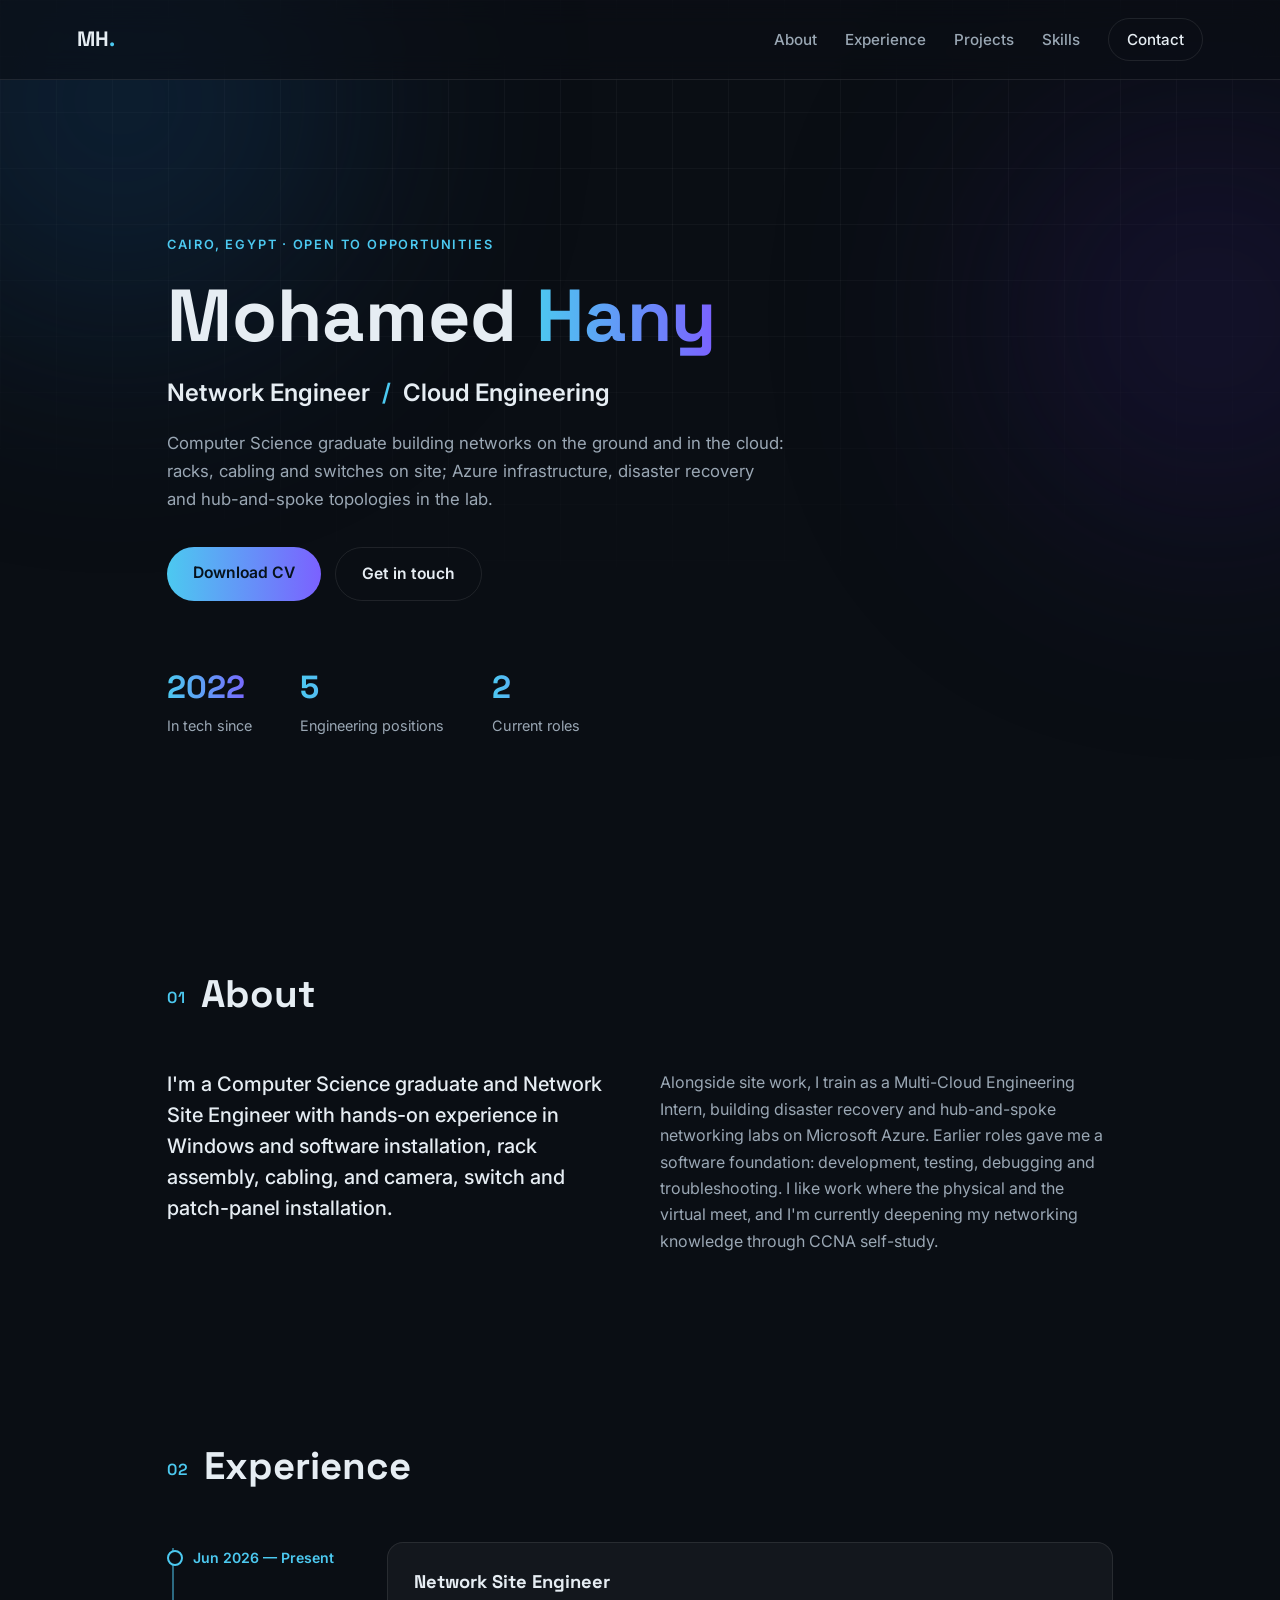
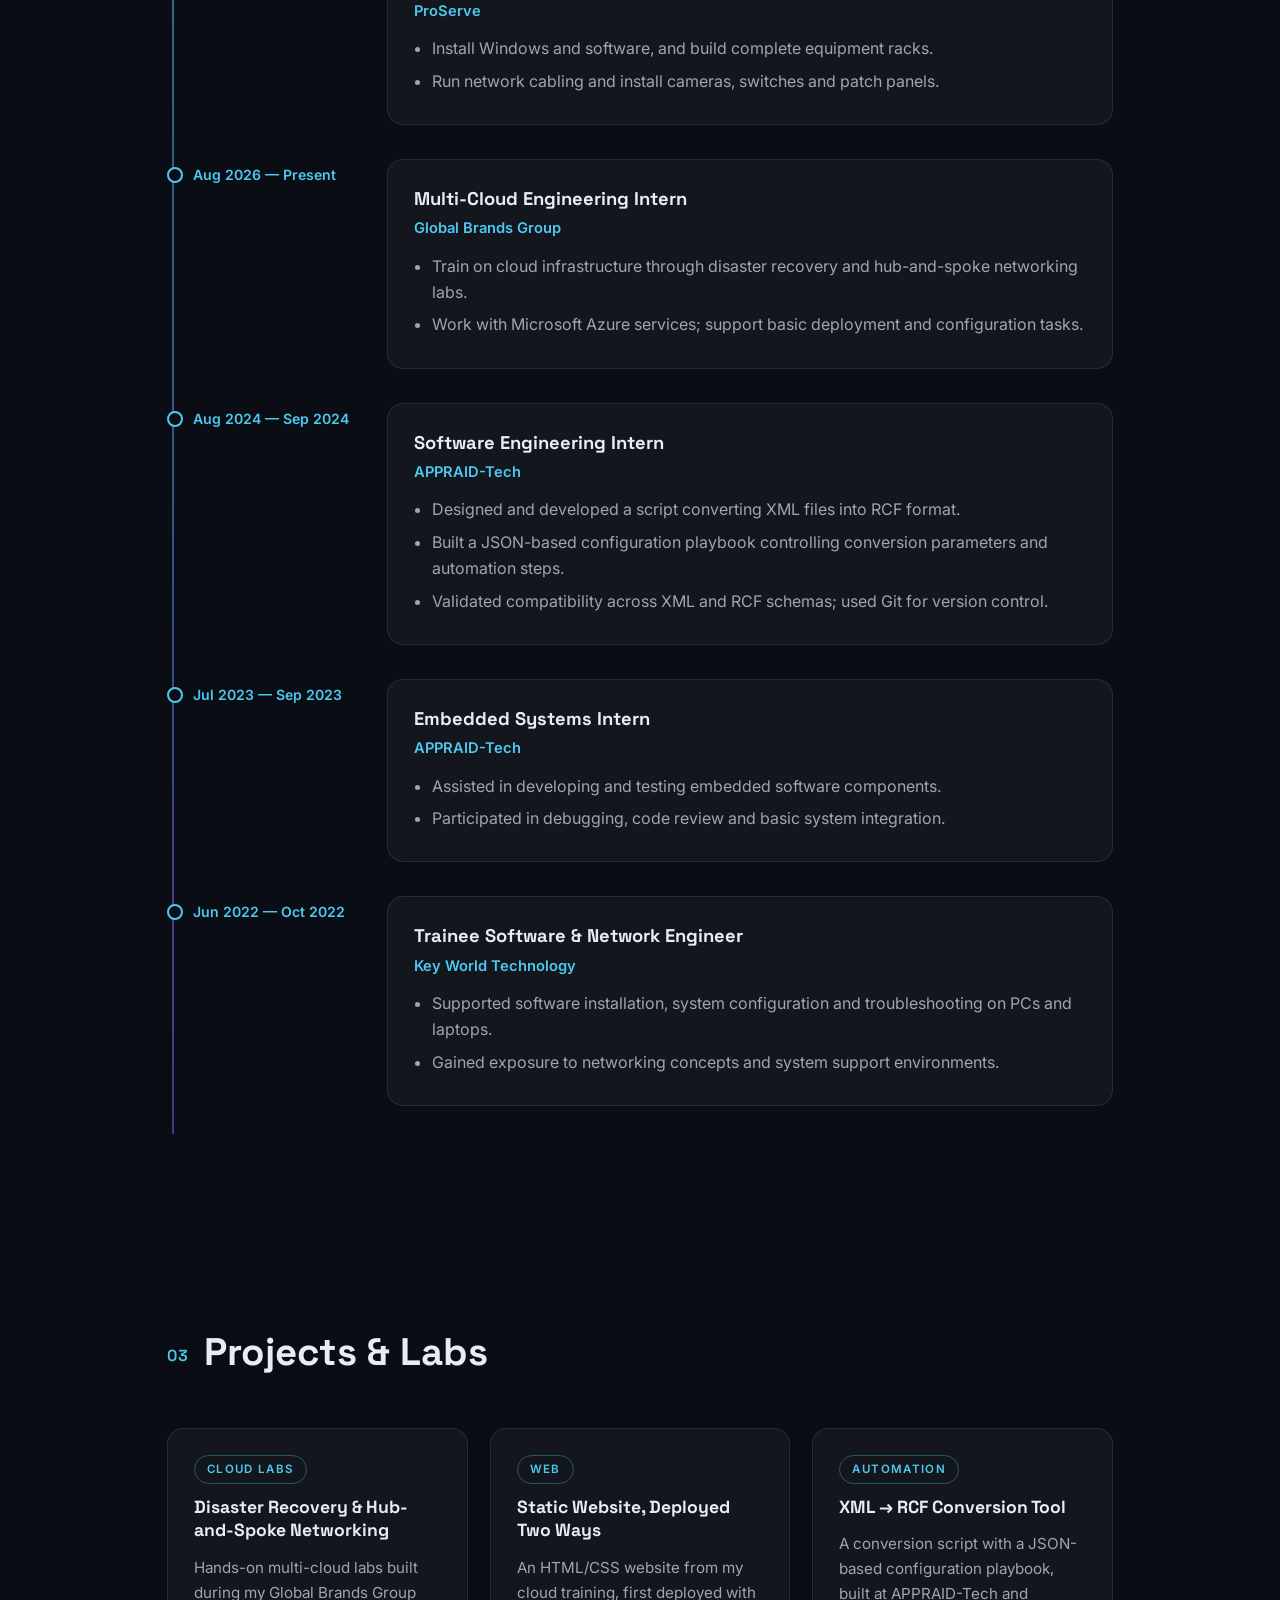
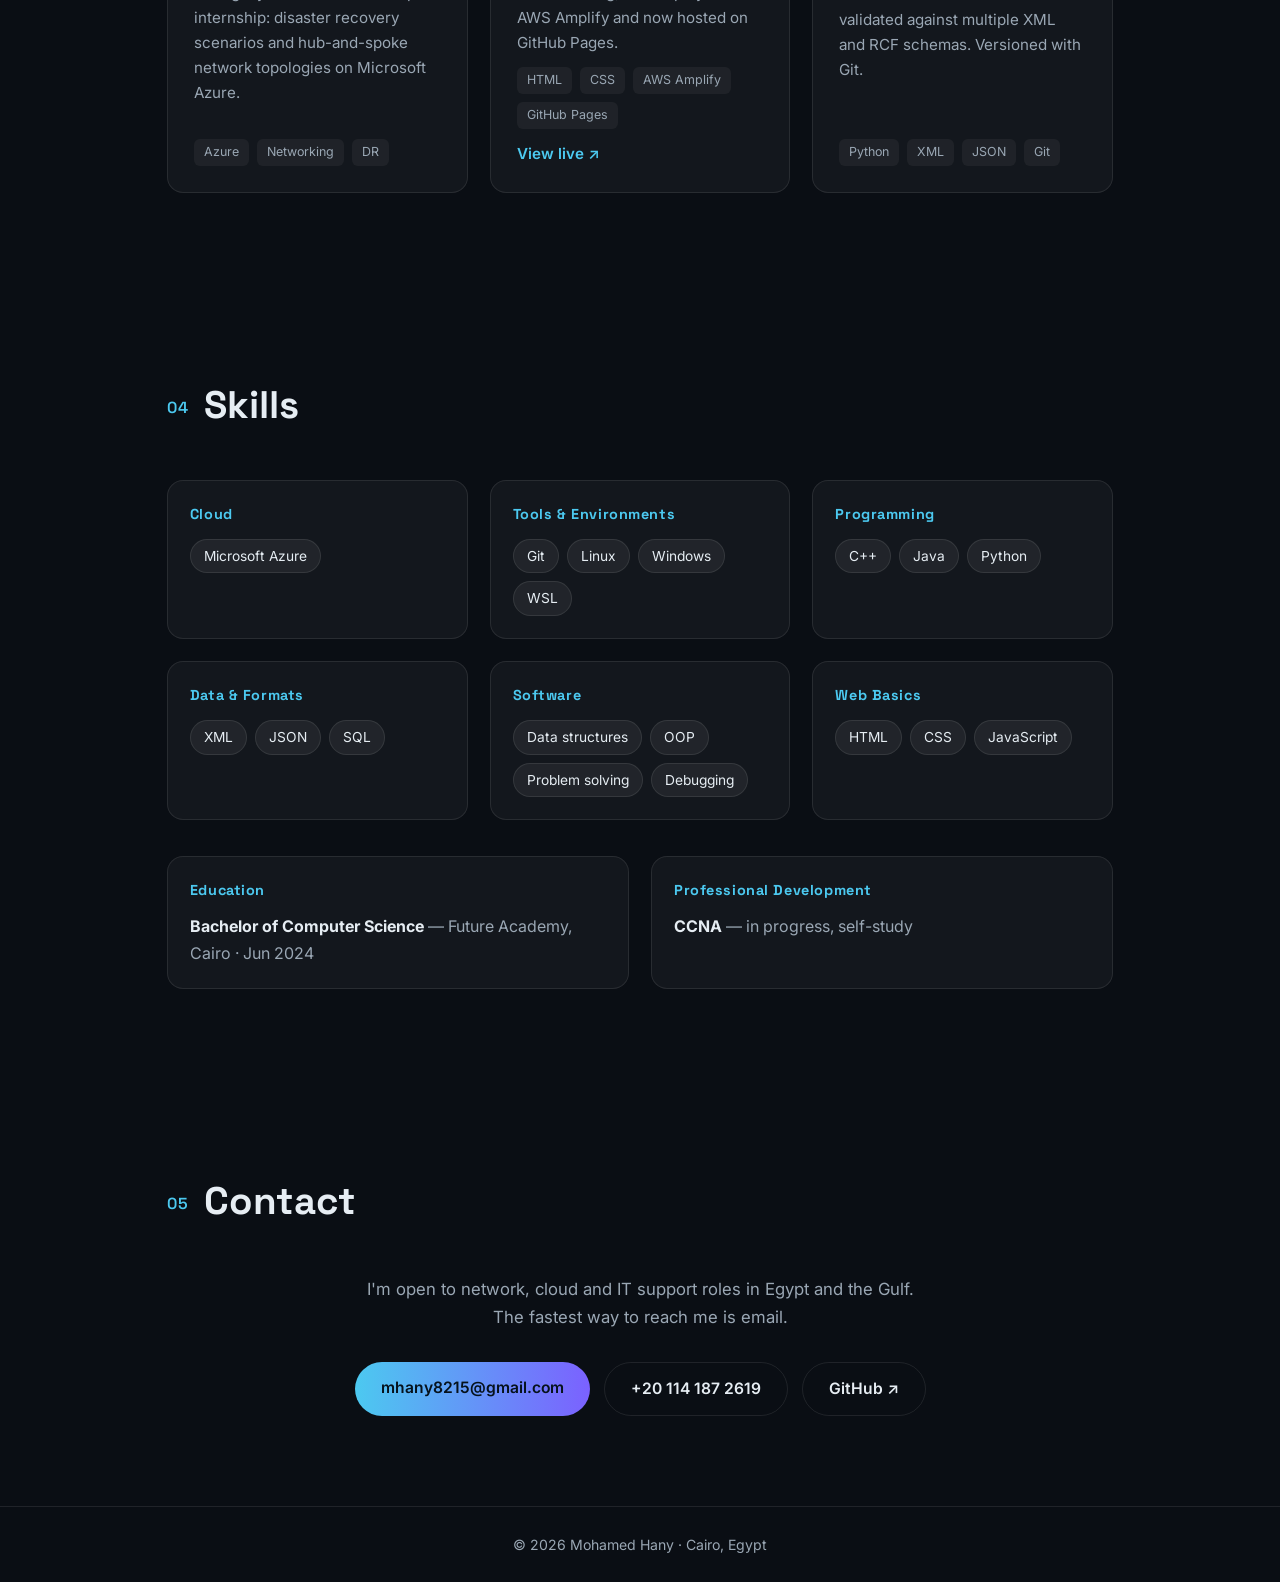
<file: index.html>
<!DOCTYPE html>
<html lang="en">
<head>
<meta charset="UTF-8">
<meta name="viewport" content="width=device-width, initial-scale=1.0">
<title>Mohamed Hany — Network & Cloud Engineer</title>
<meta name="description" content="Portfolio of Mohamed Hany, Network & Cloud Engineer based in Cairo, Egypt.">
<link rel="preconnect" href="https://fonts.googleapis.com">
<link rel="preconnect" href="https://fonts.gstatic.com" crossorigin>
<link href="https://fonts.googleapis.com/css2?family=Space+Grotesk:wght@400;500;600;700&family=Inter:wght@400;500;600&display=swap" rel="stylesheet">
<link rel="stylesheet" href="style.css">
</head>
<body>

<div class="bg-grid" aria-hidden="true"></div>
<div class="bg-glow glow-1" aria-hidden="true"></div>
<div class="bg-glow glow-2" aria-hidden="true"></div>

<header class="nav">
  <a class="nav-logo" href="#top">MH<span>.</span></a>
  <nav class="nav-links">
    <a href="#about">About</a>
    <a href="#experience">Experience</a>
    <a href="#projects">Projects</a>
    <a href="#skills">Skills</a>
    <a href="#contact" class="nav-cta">Contact</a>
  </nav>
</header>

<main id="top">

  <!-- HERO -->
  <section class="hero">
    <p class="hero-eyebrow reveal">Cairo, Egypt · Open to opportunities</p>
    <h1 class="hero-name reveal">Mohamed <span class="grad">Hany</span></h1>
    <p class="hero-role reveal">Network Engineer <span class="sep">/</span> Cloud Engineering</p>
    <p class="hero-sub reveal">Computer Science graduate building networks on the ground and in the cloud:
    racks, cabling and switches on site; Azure infrastructure, disaster recovery and
    hub-and-spoke topologies in the lab.</p>
    <div class="hero-actions reveal">
      <a class="btn btn-primary" href="4-Mohamed_Hany_Network_Cloud_CV.pdf" download>Download CV</a>
      <a class="btn btn-ghost" href="#contact">Get in touch</a>
    </div>
    <div class="hero-stats reveal">
      <div class="stat"><span class="stat-num">2022</span><span class="stat-label">In tech since</span></div>
      <div class="stat"><span class="stat-num">5</span><span class="stat-label">Engineering positions</span></div>
      <div class="stat"><span class="stat-num">2</span><span class="stat-label">Current roles</span></div>
    </div>
  </section>

  <!-- ABOUT -->
  <section id="about" class="section">
    <h2 class="section-title reveal"><span class="section-index">01</span>About</h2>
    <div class="about-grid">
      <p class="about-lead reveal">I'm a Computer Science graduate and Network Site Engineer with hands-on
      experience in Windows and software installation, rack assembly, cabling, and camera, switch and
      patch-panel installation.</p>
      <p class="about-body reveal">Alongside site work, I train as a Multi-Cloud Engineering Intern, building
      disaster recovery and hub-and-spoke networking labs on Microsoft Azure. Earlier roles gave me a software
      foundation: development, testing, debugging and troubleshooting. I like work where the physical and the
      virtual meet, and I'm currently deepening my networking knowledge through CCNA self-study.</p>
    </div>
  </section>

  <!-- EXPERIENCE -->
  <section id="experience" class="section">
    <h2 class="section-title reveal"><span class="section-index">02</span>Experience</h2>
    <div class="timeline">

      <article class="t-item reveal">
        <div class="t-when">Jun 2026 — Present</div>
        <div class="t-card">
          <h3>Network Site Engineer</h3>
          <p class="t-org">ProServe</p>
          <ul>
            <li>Install Windows and software, and build complete equipment racks.</li>
            <li>Run network cabling and install cameras, switches and patch panels.</li>
          </ul>
        </div>
      </article>

      <article class="t-item reveal">
        <div class="t-when">Aug 2026 — Present</div>
        <div class="t-card">
          <h3>Multi-Cloud Engineering Intern</h3>
          <p class="t-org">Global Brands Group</p>
          <ul>
            <li>Train on cloud infrastructure through disaster recovery and hub-and-spoke networking labs.</li>
            <li>Work with Microsoft Azure services; support basic deployment and configuration tasks.</li>
          </ul>
        </div>
      </article>

      <article class="t-item reveal">
        <div class="t-when">Aug 2024 — Sep 2024</div>
        <div class="t-card">
          <h3>Software Engineering Intern</h3>
          <p class="t-org">APPRAID-Tech</p>
          <ul>
            <li>Designed and developed a script converting XML files into RCF format.</li>
            <li>Built a JSON-based configuration playbook controlling conversion parameters and automation steps.</li>
            <li>Validated compatibility across XML and RCF schemas; used Git for version control.</li>
          </ul>
        </div>
      </article>

      <article class="t-item reveal">
        <div class="t-when">Jul 2023 — Sep 2023</div>
        <div class="t-card">
          <h3>Embedded Systems Intern</h3>
          <p class="t-org">APPRAID-Tech</p>
          <ul>
            <li>Assisted in developing and testing embedded software components.</li>
            <li>Participated in debugging, code review and basic system integration.</li>
          </ul>
        </div>
      </article>

      <article class="t-item reveal">
        <div class="t-when">Jun 2022 — Oct 2022</div>
        <div class="t-card">
          <h3>Trainee Software &amp; Network Engineer</h3>
          <p class="t-org">Key World Technology</p>
          <ul>
            <li>Supported software installation, system configuration and troubleshooting on PCs and laptops.</li>
            <li>Gained exposure to networking concepts and system support environments.</li>
          </ul>
        </div>
      </article>

    </div>
  </section>

  <!-- PROJECTS -->
  <section id="projects" class="section">
    <h2 class="section-title reveal"><span class="section-index">03</span>Projects &amp; Labs</h2>
    <div class="cards">

      <article class="card reveal">
        <div class="card-tag">Cloud Labs</div>
        <h3>Disaster Recovery &amp; Hub-and-Spoke Networking</h3>
        <p>Hands-on multi-cloud labs built during my Global Brands Group internship: disaster recovery
        scenarios and hub-and-spoke network topologies on Microsoft Azure.</p>
        <div class="card-tech"><span>Azure</span><span>Networking</span><span>DR</span></div>
      </article>

      <article class="card reveal">
        <div class="card-tag">Web</div>
        <h3>Static Website, Deployed Two Ways</h3>
        <p>An HTML/CSS website from my cloud training, first deployed with AWS Amplify and now hosted on
        GitHub Pages.</p>
        <div class="card-tech"><span>HTML</span><span>CSS</span><span>AWS Amplify</span><span>GitHub Pages</span></div>
        <a class="card-link" href="https://mhany8215-ctrl.github.io/hany-static-website/" target="_blank" rel="noopener">View live ↗</a>
      </article>

      <article class="card reveal">
        <div class="card-tag">Automation</div>
        <h3>XML → RCF Conversion Tool</h3>
        <p>A conversion script with a JSON-based configuration playbook, built at APPRAID-Tech and validated
        against multiple XML and RCF schemas. Versioned with Git.</p>
        <div class="card-tech"><span>Python</span><span>XML</span><span>JSON</span><span>Git</span></div>
      </article>

    </div>
  </section>

  <!-- SKILLS -->
  <section id="skills" class="section">
    <h2 class="section-title reveal"><span class="section-index">04</span>Skills</h2>
    <div class="skills-grid">
      <div class="skill-group reveal">
        <h4>Cloud</h4>
        <div class="chips"><span>Microsoft Azure</span></div>
      </div>
      <div class="skill-group reveal">
        <h4>Tools &amp; Environments</h4>
        <div class="chips"><span>Git</span><span>Linux</span><span>Windows</span><span>WSL</span></div>
      </div>
      <div class="skill-group reveal">
        <h4>Programming</h4>
        <div class="chips"><span>C++</span><span>Java</span><span>Python</span></div>
      </div>
      <div class="skill-group reveal">
        <h4>Data &amp; Formats</h4>
        <div class="chips"><span>XML</span><span>JSON</span><span>SQL</span></div>
      </div>
      <div class="skill-group reveal">
        <h4>Software</h4>
        <div class="chips"><span>Data structures</span><span>OOP</span><span>Problem solving</span><span>Debugging</span></div>
      </div>
      <div class="skill-group reveal">
        <h4>Web Basics</h4>
        <div class="chips"><span>HTML</span><span>CSS</span><span>JavaScript</span></div>
      </div>
    </div>
    <div class="edu reveal">
      <div class="edu-item">
        <h4>Education</h4>
        <p><strong>Bachelor of Computer Science</strong> — Future Academy, Cairo · Jun 2024</p>
      </div>
      <div class="edu-item">
        <h4>Professional Development</h4>
        <p><strong>CCNA</strong> — in progress, self-study</p>
      </div>
    </div>
  </section>

  <!-- CONTACT -->
  <section id="contact" class="section contact">
    <h2 class="section-title reveal"><span class="section-index">05</span>Contact</h2>
    <p class="contact-lead reveal">I'm open to network, cloud and IT support roles in Egypt and the Gulf.
    The fastest way to reach me is email.</p>
    <div class="contact-actions reveal">
      <a class="btn btn-primary" href="mailto:mhany8215@gmail.com">mhany8215@gmail.com</a>
      <a class="btn btn-ghost" href="tel:+201141872619">+20 114 187 2619</a>
      <a class="btn btn-ghost" href="https://github.com/mhany8215-ctrl" target="_blank" rel="noopener">GitHub ↗</a>
    </div>
  </section>

</main>

<footer class="footer">
  <p>© 2026 Mohamed Hany · Cairo, Egypt</p>
</footer>

<script>
const io = new IntersectionObserver((entries) => {
  for (const e of entries) {
    if (e.isIntersecting) { e.target.classList.add('visible'); io.unobserve(e.target); }
  }
}, { threshold: 0.12 });
document.querySelectorAll('.reveal').forEach(el => io.observe(el));
</script>

</body>
</html>
</file>
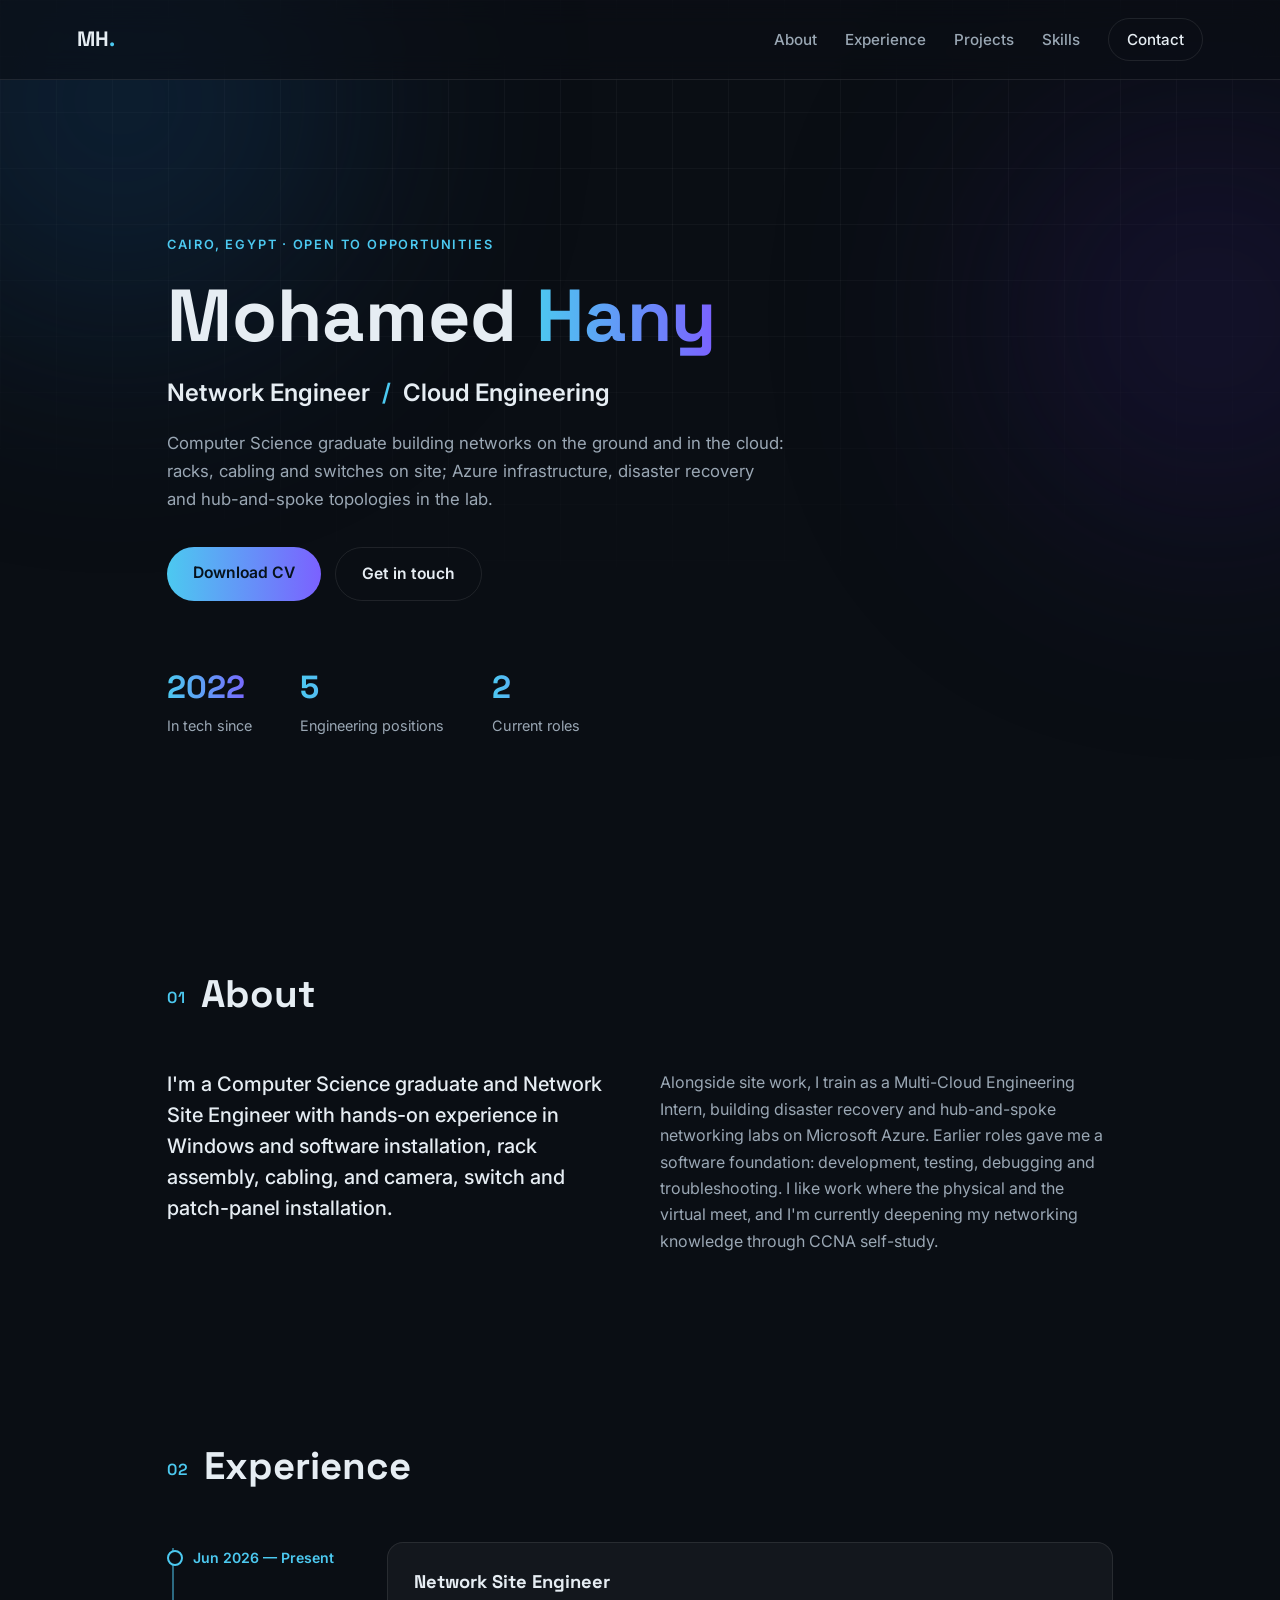
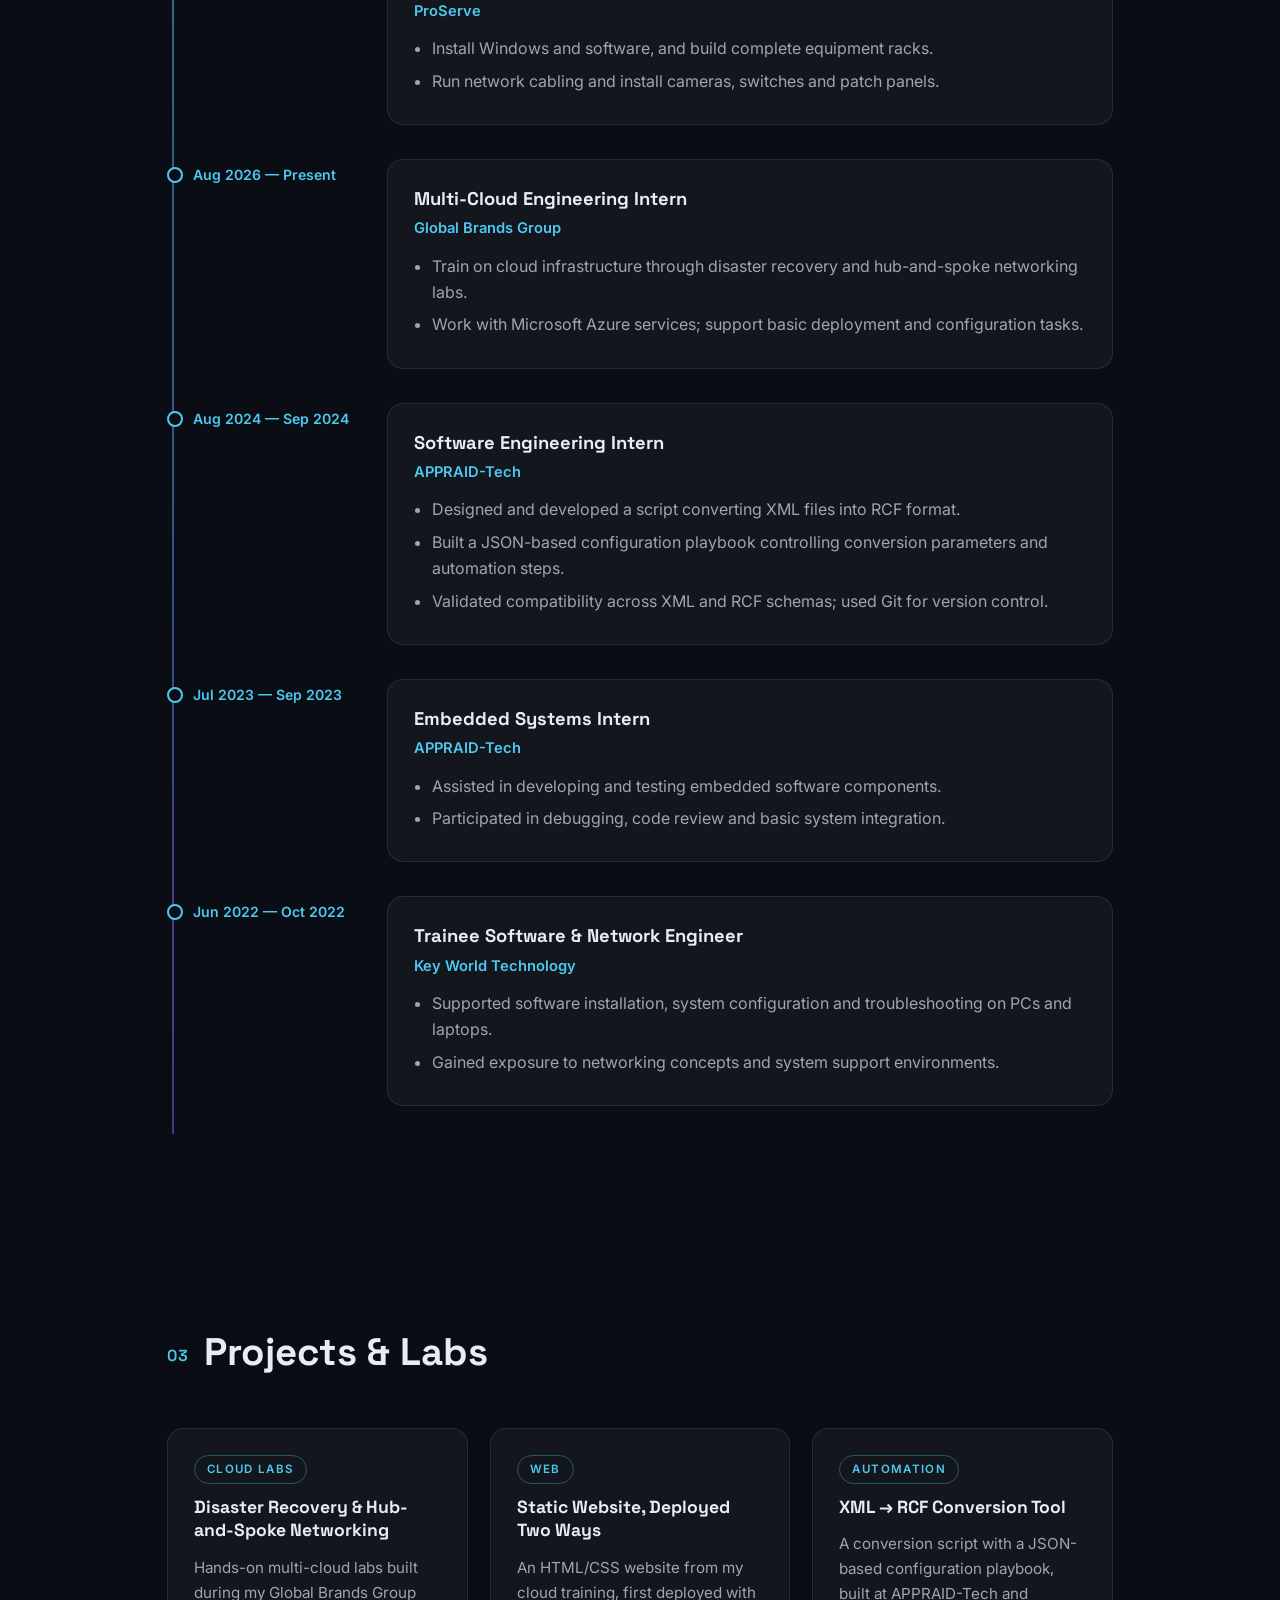
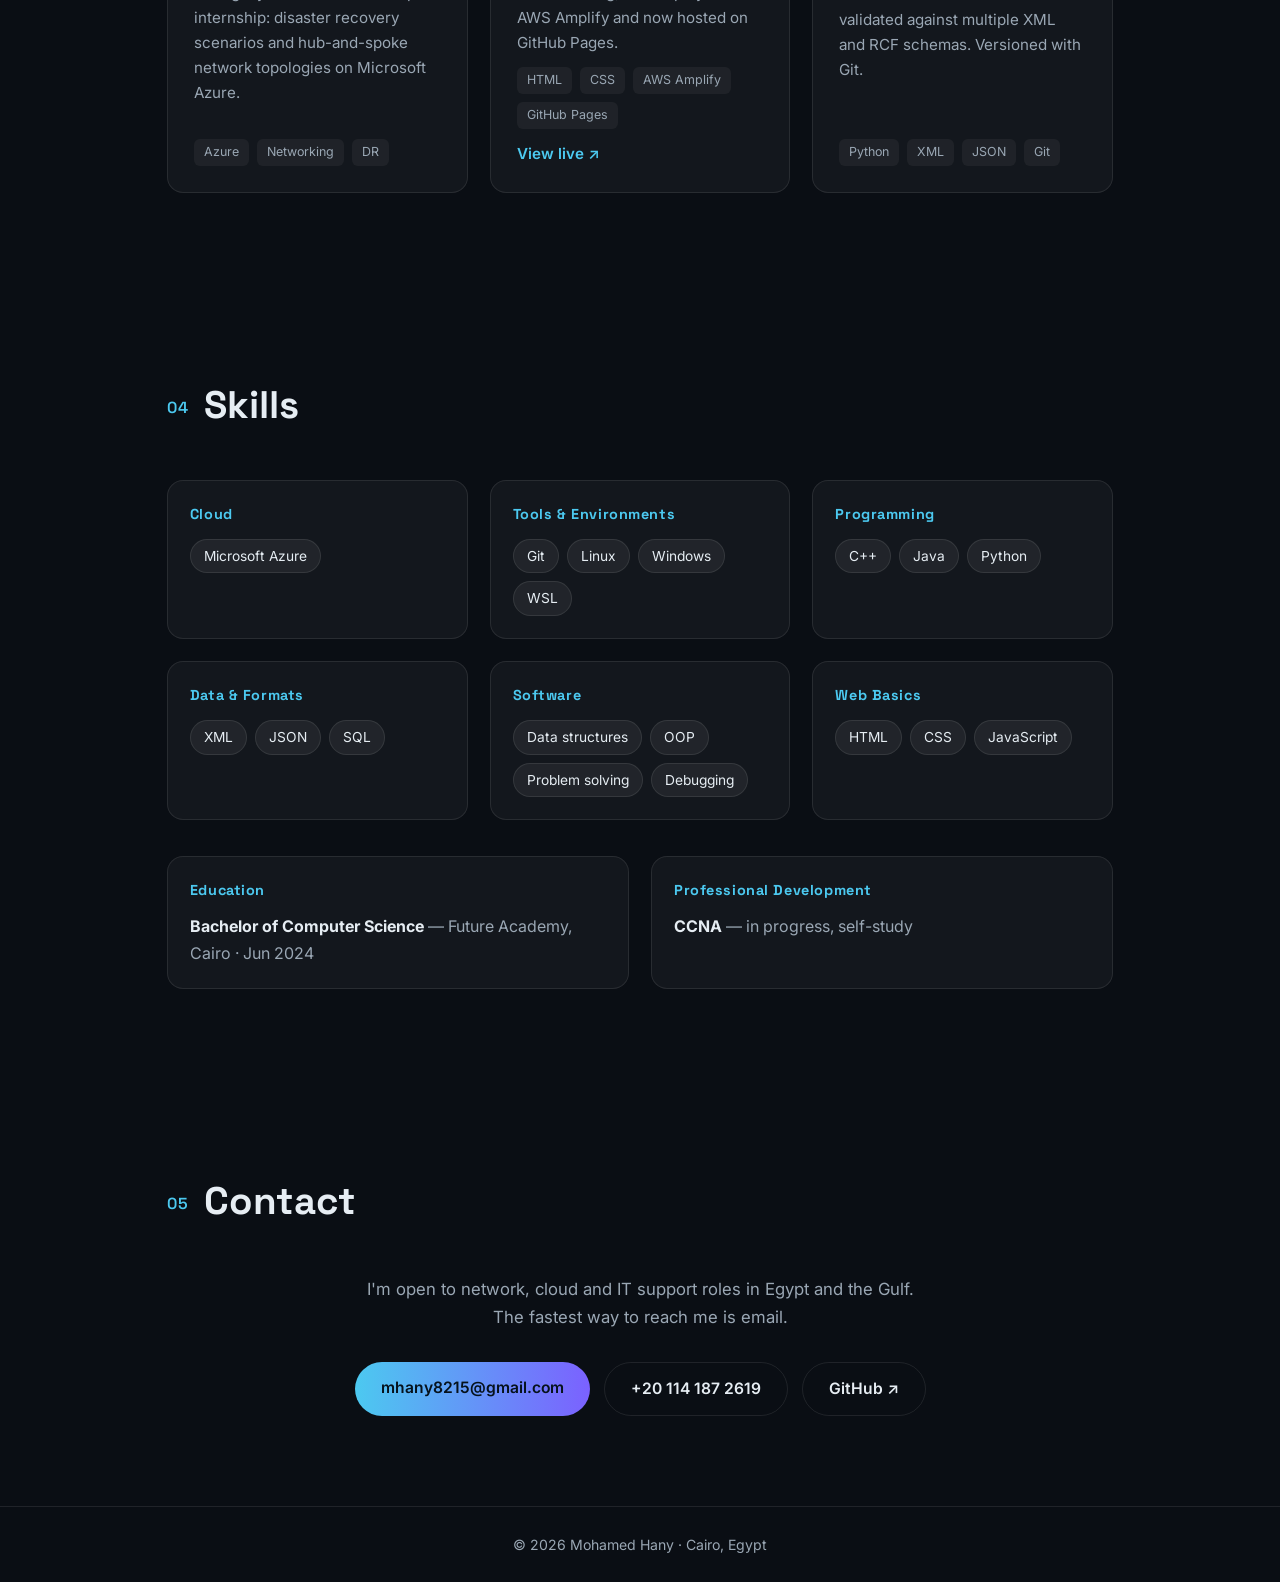
<file: 1-index.html>
<!DOCTYPE html>
<html lang="en">
<head>
<meta charset="UTF-8">
<meta name="viewport" content="width=device-width, initial-scale=1.0">
<title>Mohamed Hany — Network & Cloud Engineer</title>
<meta name="description" content="Portfolio of Mohamed Hany, Network & Cloud Engineer based in Cairo, Egypt.">
<link rel="preconnect" href="https://fonts.googleapis.com">
<link rel="preconnect" href="https://fonts.gstatic.com" crossorigin>
<link href="https://fonts.googleapis.com/css2?family=Space+Grotesk:wght@400;500;600;700&family=Inter:wght@400;500;600&display=swap" rel="stylesheet">
<link rel="stylesheet" href="style.css">
</head>
<body>

<div class="bg-grid" aria-hidden="true"></div>
<div class="bg-glow glow-1" aria-hidden="true"></div>
<div class="bg-glow glow-2" aria-hidden="true"></div>

<header class="nav">
  <a class="nav-logo" href="#top">MH<span>.</span></a>
  <nav class="nav-links">
    <a href="#about">About</a>
    <a href="#experience">Experience</a>
    <a href="#projects">Projects</a>
    <a href="#skills">Skills</a>
    <a href="#contact" class="nav-cta">Contact</a>
  </nav>
</header>

<main id="top">

  <!-- HERO -->
  <section class="hero">
    <p class="hero-eyebrow reveal">Cairo, Egypt · Open to opportunities</p>
    <h1 class="hero-name reveal">Mohamed <span class="grad">Hany</span></h1>
    <p class="hero-role reveal">Network Engineer <span class="sep">/</span> Cloud Engineering</p>
    <p class="hero-sub reveal">Computer Science graduate building networks on the ground and in the cloud:
    racks, cabling and switches on site; Azure infrastructure, disaster recovery and
    hub-and-spoke topologies in the lab.</p>
    <div class="hero-actions reveal">
      <a class="btn btn-primary" href="Mohamed_Hany_Network_Cloud_CV.pdf" download>Download CV</a>
      <a class="btn btn-ghost" href="#contact">Get in touch</a>
    </div>
    <div class="hero-stats reveal">
      <div class="stat"><span class="stat-num">2022</span><span class="stat-label">In tech since</span></div>
      <div class="stat"><span class="stat-num">5</span><span class="stat-label">Engineering positions</span></div>
      <div class="stat"><span class="stat-num">2</span><span class="stat-label">Current roles</span></div>
    </div>
  </section>

  <!-- ABOUT -->
  <section id="about" class="section">
    <h2 class="section-title reveal"><span class="section-index">01</span>About</h2>
    <div class="about-grid">
      <p class="about-lead reveal">I'm a Computer Science graduate and Network Site Engineer with hands-on
      experience in Windows and software installation, rack assembly, cabling, and camera, switch and
      patch-panel installation.</p>
      <p class="about-body reveal">Alongside site work, I train as a Multi-Cloud Engineering Intern, building
      disaster recovery and hub-and-spoke networking labs on Microsoft Azure. Earlier roles gave me a software
      foundation: development, testing, debugging and troubleshooting. I like work where the physical and the
      virtual meet, and I'm currently deepening my networking knowledge through CCNA self-study.</p>
    </div>
  </section>

  <!-- EXPERIENCE -->
  <section id="experience" class="section">
    <h2 class="section-title reveal"><span class="section-index">02</span>Experience</h2>
    <div class="timeline">

      <article class="t-item reveal">
        <div class="t-when">Jun 2026 — Present</div>
        <div class="t-card">
          <h3>Network Site Engineer</h3>
          <p class="t-org">ProServe</p>
          <ul>
            <li>Install Windows and software, and build complete equipment racks.</li>
            <li>Run network cabling and install cameras, switches and patch panels.</li>
          </ul>
        </div>
      </article>

      <article class="t-item reveal">
        <div class="t-when">Aug 2026 — Present</div>
        <div class="t-card">
          <h3>Multi-Cloud Engineering Intern</h3>
          <p class="t-org">Global Brands Group</p>
          <ul>
            <li>Train on cloud infrastructure through disaster recovery and hub-and-spoke networking labs.</li>
            <li>Work with Microsoft Azure services; support basic deployment and configuration tasks.</li>
          </ul>
        </div>
      </article>

      <article class="t-item reveal">
        <div class="t-when">Aug 2024 — Sep 2024</div>
        <div class="t-card">
          <h3>Software Engineering Intern</h3>
          <p class="t-org">APPRAID-Tech</p>
          <ul>
            <li>Designed and developed a script converting XML files into RCF format.</li>
            <li>Built a JSON-based configuration playbook controlling conversion parameters and automation steps.</li>
            <li>Validated compatibility across XML and RCF schemas; used Git for version control.</li>
          </ul>
        </div>
      </article>

      <article class="t-item reveal">
        <div class="t-when">Jul 2023 — Sep 2023</div>
        <div class="t-card">
          <h3>Embedded Systems Intern</h3>
          <p class="t-org">APPRAID-Tech</p>
          <ul>
            <li>Assisted in developing and testing embedded software components.</li>
            <li>Participated in debugging, code review and basic system integration.</li>
          </ul>
        </div>
      </article>

      <article class="t-item reveal">
        <div class="t-when">Jun 2022 — Oct 2022</div>
        <div class="t-card">
          <h3>Trainee Software &amp; Network Engineer</h3>
          <p class="t-org">Key World Technology</p>
          <ul>
            <li>Supported software installation, system configuration and troubleshooting on PCs and laptops.</li>
            <li>Gained exposure to networking concepts and system support environments.</li>
          </ul>
        </div>
      </article>

    </div>
  </section>

  <!-- PROJECTS -->
  <section id="projects" class="section">
    <h2 class="section-title reveal"><span class="section-index">03</span>Projects &amp; Labs</h2>
    <div class="cards">

      <article class="card reveal">
        <div class="card-tag">Cloud Labs</div>
        <h3>Disaster Recovery &amp; Hub-and-Spoke Networking</h3>
        <p>Hands-on multi-cloud labs built during my Global Brands Group internship: disaster recovery
        scenarios and hub-and-spoke network topologies on Microsoft Azure.</p>
        <div class="card-tech"><span>Azure</span><span>Networking</span><span>DR</span></div>
      </article>

      <article class="card reveal">
        <div class="card-tag">Web</div>
        <h3>Static Website, Deployed Two Ways</h3>
        <p>An HTML/CSS website from my cloud training, first deployed with AWS Amplify and now hosted on
        GitHub Pages.</p>
        <div class="card-tech"><span>HTML</span><span>CSS</span><span>AWS Amplify</span><span>GitHub Pages</span></div>
        <a class="card-link" href="https://mhany8215-ctrl.github.io/hany-static-website/" target="_blank" rel="noopener">View live ↗</a>
      </article>

      <article class="card reveal">
        <div class="card-tag">Automation</div>
        <h3>XML → RCF Conversion Tool</h3>
        <p>A conversion script with a JSON-based configuration playbook, built at APPRAID-Tech and validated
        against multiple XML and RCF schemas. Versioned with Git.</p>
        <div class="card-tech"><span>Python</span><span>XML</span><span>JSON</span><span>Git</span></div>
      </article>

    </div>
  </section>

  <!-- SKILLS -->
  <section id="skills" class="section">
    <h2 class="section-title reveal"><span class="section-index">04</span>Skills</h2>
    <div class="skills-grid">
      <div class="skill-group reveal">
        <h4>Cloud</h4>
        <div class="chips"><span>Microsoft Azure</span></div>
      </div>
      <div class="skill-group reveal">
        <h4>Tools &amp; Environments</h4>
        <div class="chips"><span>Git</span><span>Linux</span><span>Windows</span><span>WSL</span></div>
      </div>
      <div class="skill-group reveal">
        <h4>Programming</h4>
        <div class="chips"><span>C++</span><span>Java</span><span>Python</span></div>
      </div>
      <div class="skill-group reveal">
        <h4>Data &amp; Formats</h4>
        <div class="chips"><span>XML</span><span>JSON</span><span>SQL</span></div>
      </div>
      <div class="skill-group reveal">
        <h4>Software</h4>
        <div class="chips"><span>Data structures</span><span>OOP</span><span>Problem solving</span><span>Debugging</span></div>
      </div>
      <div class="skill-group reveal">
        <h4>Web Basics</h4>
        <div class="chips"><span>HTML</span><span>CSS</span><span>JavaScript</span></div>
      </div>
    </div>
    <div class="edu reveal">
      <div class="edu-item">
        <h4>Education</h4>
        <p><strong>Bachelor of Computer Science</strong> — Future Academy, Cairo · Jun 2024</p>
      </div>
      <div class="edu-item">
        <h4>Professional Development</h4>
        <p><strong>CCNA</strong> — in progress, self-study</p>
      </div>
    </div>
  </section>

  <!-- CONTACT -->
  <section id="contact" class="section contact">
    <h2 class="section-title reveal"><span class="section-index">05</span>Contact</h2>
    <p class="contact-lead reveal">I'm open to network, cloud and IT support roles in Egypt and the Gulf.
    The fastest way to reach me is email.</p>
    <div class="contact-actions reveal">
      <a class="btn btn-primary" href="mailto:mhany8215@gmail.com">mhany8215@gmail.com</a>
      <a class="btn btn-ghost" href="tel:+201141872619">+20 114 187 2619</a>
      <a class="btn btn-ghost" href="https://github.com/mhany8215-ctrl" target="_blank" rel="noopener">GitHub ↗</a>
    </div>
  </section>

</main>

<footer class="footer">
  <p>© 2026 Mohamed Hany · Cairo, Egypt</p>
</footer>

<script>
const io = new IntersectionObserver((entries) => {
  for (const e of entries) {
    if (e.isIntersecting) { e.target.classList.add('visible'); io.unobserve(e.target); }
  }
}, { threshold: 0.12 });
document.querySelectorAll('.reveal').forEach(el => io.observe(el));
</script>

</body>
</html>
</file>
<file: style.css>
:root {
  --bg: #0a0e14;
  --bg-soft: #10161f;
  --card: rgba(255, 255, 255, 0.04);
  --border: rgba(255, 255, 255, 0.09);
  --text: #e6edf3;
  --muted: #9aa7b4;
  --accent: #4cc9f0;
  --accent-2: #7b61ff;
  --radius: 16px;
}

* { margin: 0; padding: 0; box-sizing: border-box; }

html { scroll-behavior: smooth; }

body {
  background: var(--bg);
  color: var(--text);
  font-family: 'Inter', system-ui, sans-serif;
  line-height: 1.65;
  overflow-x: hidden;
}

h1, h2, h3, h4, .nav-logo { font-family: 'Space Grotesk', 'Inter', sans-serif; }

/* Background */
.bg-grid {
  position: fixed; inset: 0; z-index: -2;
  background-image:
    linear-gradient(rgba(255,255,255,0.035) 1px, transparent 1px),
    linear-gradient(90deg, rgba(255,255,255,0.035) 1px, transparent 1px);
  background-size: 56px 56px;
  mask-image: radial-gradient(ellipse 90% 70% at 50% 0%, #000 40%, transparent 100%);
}
.bg-glow {
  position: fixed; z-index: -1; border-radius: 50%;
  filter: blur(120px); opacity: 0.35; pointer-events: none;
}
.glow-1 { width: 480px; height: 480px; top: -140px; left: -120px; background: #14406b; }
.glow-2 { width: 420px; height: 420px; top: 12%; right: -140px; background: #2a1a5e; }

/* Nav */
.nav {
  position: sticky; top: 0; z-index: 50;
  display: flex; justify-content: space-between; align-items: center;
  padding: 18px 6vw;
  backdrop-filter: blur(14px);
  background: rgba(10, 14, 20, 0.6);
  border-bottom: 1px solid var(--border);
}
.nav-logo { font-size: 1.3rem; font-weight: 700; color: var(--text); text-decoration: none; }
.nav-logo span { color: var(--accent); }
.nav-links { display: flex; gap: 28px; align-items: center; }
.nav-links a {
  color: var(--muted); text-decoration: none; font-size: 0.95rem; font-weight: 500;
  transition: color 0.2s;
}
.nav-links a:hover { color: var(--text); }
.nav-cta {
  padding: 8px 18px; border: 1px solid var(--border); border-radius: 999px;
  color: var(--text) !important;
}
.nav-cta:hover { border-color: var(--accent); }

/* Hero */
.hero {
  min-height: 88vh;
  display: flex; flex-direction: column; justify-content: center;
  padding: 80px 6vw 60px; max-width: 1100px; margin: 0 auto;
}
.hero-eyebrow {
  color: var(--accent); font-weight: 600; letter-spacing: 0.14em;
  text-transform: uppercase; font-size: 0.8rem; margin-bottom: 22px;
}
.hero-name { font-size: clamp(2.6rem, 7vw, 4.6rem); font-weight: 700; line-height: 1.05; }
.grad {
  background: linear-gradient(90deg, var(--accent), var(--accent-2));
  -webkit-background-clip: text; background-clip: text; color: transparent;
}
.hero-role { margin-top: 18px; font-size: clamp(1.1rem, 2.4vw, 1.5rem); font-weight: 600; color: var(--text); }
.hero-role .sep { color: var(--accent); margin: 0 6px; }
.hero-sub { margin-top: 18px; max-width: 620px; color: var(--muted); font-size: 1.05rem; }
.hero-actions { margin-top: 34px; display: flex; gap: 14px; flex-wrap: wrap; }

.btn {
  display: inline-block; padding: 13px 26px; border-radius: 999px;
  font-weight: 600; font-size: 0.98rem; text-decoration: none; transition: all 0.2s;
}
.btn-primary {
  background: linear-gradient(90deg, var(--accent), var(--accent-2)); color: #06121c;
}
.btn-primary:hover { transform: translateY(-2px); box-shadow: 0 10px 30px rgba(76, 201, 240, 0.25); }
.btn-ghost { border: 1px solid var(--border); color: var(--text); }
.btn-ghost:hover { border-color: var(--accent); transform: translateY(-2px); }

.hero-stats { margin-top: 60px; display: flex; gap: 48px; flex-wrap: wrap; }
.stat { display: flex; flex-direction: column; }
.stat-num {
  font-family: 'Space Grotesk', sans-serif; font-size: 2rem; font-weight: 700;
  background: linear-gradient(90deg, var(--accent), var(--accent-2));
  -webkit-background-clip: text; background-clip: text; color: transparent;
}
.stat-label { color: var(--muted); font-size: 0.9rem; }

/* Sections */
.section { padding: 90px 6vw; max-width: 1100px; margin: 0 auto; }
.section-title { font-size: clamp(1.7rem, 4vw, 2.4rem); font-weight: 700; margin-bottom: 44px; }
.section-index {
  color: var(--accent); font-size: 1rem; font-weight: 600; margin-right: 14px;
  vertical-align: middle; letter-spacing: 0.1em;
}

/* About */
.about-grid { display: grid; grid-template-columns: 1fr 1fr; gap: 40px; }
.about-lead { font-size: 1.25rem; font-weight: 500; line-height: 1.55; }
.about-body { color: var(--muted); }

/* Timeline */
.timeline { position: relative; padding-left: 26px; }
.timeline::before {
  content: ''; position: absolute; left: 5px; top: 6px; bottom: 6px;
  width: 2px; background: linear-gradient(180deg, var(--accent), var(--accent-2));
  opacity: 0.5;
}
.t-item { position: relative; display: grid; grid-template-columns: 170px 1fr; gap: 24px; padding-bottom: 34px; }
.t-item::before {
  content: ''; position: absolute; left: -26px; top: 8px; width: 12px; height: 12px;
  border-radius: 50%; background: var(--bg); border: 2px solid var(--accent);
}
.t-when { color: var(--accent); font-size: 0.88rem; font-weight: 600; padding-top: 4px; white-space: nowrap; }
.t-card {
  background: var(--card); border: 1px solid var(--border); border-radius: var(--radius);
  padding: 24px 26px; transition: border-color 0.2s, transform 0.2s;
}
.t-card:hover { border-color: rgba(76, 201, 240, 0.45); transform: translateY(-2px); }
.t-card h3 { font-size: 1.15rem; margin-bottom: 2px; }
.t-org { color: var(--accent); font-weight: 600; font-size: 0.92rem; margin-bottom: 12px; }
.t-card ul { padding-left: 18px; color: var(--muted); }
.t-card li { margin-bottom: 6px; }

/* Cards */
.cards { display: grid; grid-template-columns: repeat(3, 1fr); gap: 22px; }
.card {
  background: var(--card); border: 1px solid var(--border); border-radius: var(--radius);
  padding: 26px; display: flex; flex-direction: column; gap: 12px;
  transition: border-color 0.2s, transform 0.2s;
}
.card:hover { border-color: rgba(123, 97, 255, 0.5); transform: translateY(-4px); }
.card-tag {
  align-self: flex-start; font-size: 0.72rem; font-weight: 600; letter-spacing: 0.12em;
  text-transform: uppercase; color: var(--accent);
  border: 1px solid rgba(76, 201, 240, 0.35); border-radius: 999px; padding: 4px 12px;
}
.card h3 { font-size: 1.1rem; line-height: 1.35; }
.card p { color: var(--muted); font-size: 0.95rem; flex: 1; }
.card-tech { display: flex; flex-wrap: wrap; gap: 8px; }
.card-tech span {
  font-size: 0.78rem; color: var(--muted); background: rgba(255,255,255,0.05);
  border-radius: 6px; padding: 3px 10px;
}
.card-link { color: var(--accent); font-weight: 600; text-decoration: none; font-size: 0.95rem; }
.card-link:hover { text-decoration: underline; }

/* Skills */
.skills-grid { display: grid; grid-template-columns: repeat(3, 1fr); gap: 22px; }
.skill-group {
  background: var(--card); border: 1px solid var(--border);
  border-radius: var(--radius); padding: 22px;
}
.skill-group h4 { color: var(--accent); font-size: 0.9rem; margin-bottom: 12px; letter-spacing: 0.04em; }
.chips { display: flex; flex-wrap: wrap; gap: 8px; }
.chips span {
  background: rgba(255,255,255,0.06); border: 1px solid var(--border);
  border-radius: 999px; padding: 5px 13px; font-size: 0.86rem;
}
.edu { margin-top: 36px; display: grid; grid-template-columns: 1fr 1fr; gap: 22px; }
.edu-item {
  background: var(--card); border: 1px solid var(--border); border-radius: var(--radius); padding: 22px;
}
.edu-item h4 { color: var(--accent); font-size: 0.9rem; margin-bottom: 10px; letter-spacing: 0.04em; }
.edu-item p { color: var(--muted); }
.edu-item strong { color: var(--text); }

/* Contact */
.contact { text-align: center; }
.contact .section-title { text-align: left; }
.contact-lead { color: var(--muted); max-width: 560px; margin: 0 auto 30px; font-size: 1.05rem; }
.contact-actions { display: flex; gap: 14px; justify-content: center; flex-wrap: wrap; }

/* Footer */
.footer {
  border-top: 1px solid var(--border); padding: 26px 6vw;
  text-align: center; color: var(--muted); font-size: 0.88rem;
}

/* Reveal animation */
.reveal { opacity: 0; transform: translateY(24px); transition: opacity 0.7s ease, transform 0.7s ease; }
.reveal.visible { opacity: 1; transform: none; }
@media (prefers-reduced-motion: reduce) {
  .reveal { opacity: 1; transform: none; transition: none; }
}

/* Responsive */
@media (max-width: 860px) {
  .nav-links a:not(.nav-cta) { display: none; }
  .about-grid, .edu { grid-template-columns: 1fr; }
  .cards { grid-template-columns: 1fr; }
  .skills-grid { grid-template-columns: 1fr 1fr; }
  .t-item { grid-template-columns: 1fr; gap: 8px; }
  .hero { min-height: auto; padding-top: 90px; }
}
@media (max-width: 520px) {
  .skills-grid { grid-template-columns: 1fr; }
  .hero-stats { gap: 28px; }
}
</file>
